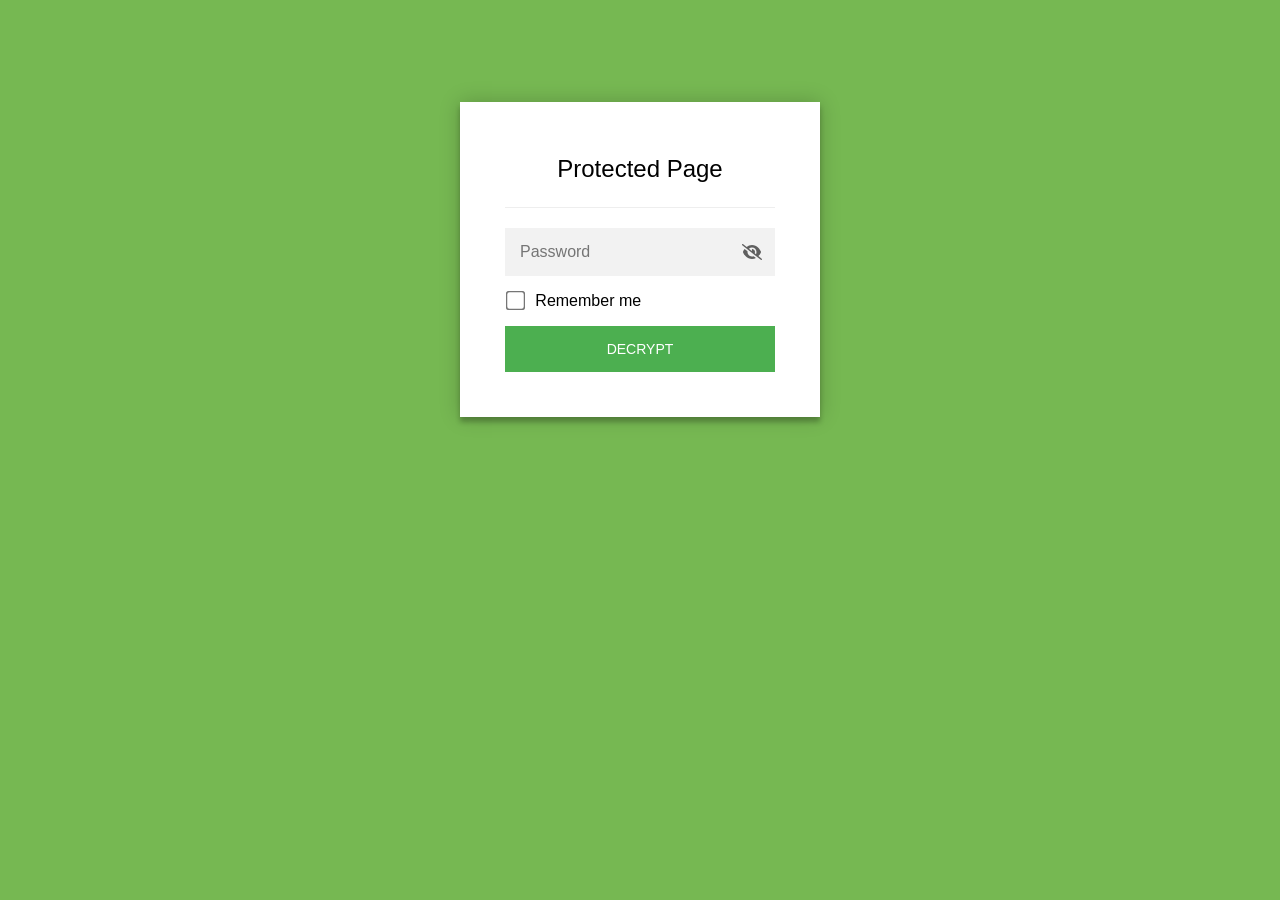
<file: index.html>
<!DOCTYPE html>
<html class="staticrypt-html">
    <head>
        <meta charset="utf-8" />
        <title>Protected Page</title>
        <meta name="viewport" content="width=device-width, initial-scale=1" />

        <!-- do not cache this page -->
        <meta http-equiv="cache-control" content="max-age=0" />
        <meta http-equiv="cache-control" content="no-cache" />
        <meta http-equiv="expires" content="0" />
        <meta http-equiv="expires" content="Tue, 01 Jan 1980 1:00:00 GMT" />
        <meta http-equiv="pragma" content="no-cache" />

        <style>
            .staticrypt-hr {
                margin-top: 20px;
                margin-bottom: 20px;
                border: 0;
                border-top: 1px solid #eee;
            }

            .staticrypt-page {
                width: 360px;
                padding: 8% 0 0;
                margin: auto;
                box-sizing: border-box;
            }

            .staticrypt-form {
                position: relative;
                z-index: 1;
                background: #ffffff;
                max-width: 360px;
                margin: 0 auto 100px;
                padding: 45px;
                text-align: center;
                box-shadow: 0 0 20px 0 rgba(0, 0, 0, 0.2), 0 5px 5px 0 rgba(0, 0, 0, 0.24);
            }

            .staticrypt-form input[type="password"],
            input[type="text"] {
                background: inherit;
                border: 0;
                box-sizing: border-box; /* This ensures padding is included in the total width */
                font-size: 14px;
                outline: 0;
                padding: 15px 30px 15px 15px; /* Adjust the padding to ensure there is space for the icon */
                width: 100%;
            }

            .staticrypt-password-container {
                position: relative;
                outline: 0;
                background: #f2f2f2;
                width: 100%;
                border: 0;
                margin: 0 0 15px;
                box-sizing: border-box;
            }

            .staticrypt-toggle-password-visibility {
                cursor: pointer;
                height: 20px;
                opacity: 60%;
                padding: 13px;
                position: absolute;
                right: 0;
                top: 50%;
                transform: translateY(-50%);
                width: 20px;
            }

            .staticrypt-form .staticrypt-decrypt-button {
                text-transform: uppercase;
                outline: 0;
                background: #4CAF50;
                width: 100%;
                border: 0;
                padding: 15px;
                color: #ffffff;
                font-size: 14px;
                cursor: pointer;
            }

            .staticrypt-form .staticrypt-decrypt-button:hover,
            .staticrypt-form .staticrypt-decrypt-button:active,
            .staticrypt-form .staticrypt-decrypt-button:focus {
                background: #4CAF50;
                filter: brightness(92%);
            }

            .staticrypt-html {
                height: 100%;
            }

            .staticrypt-body {
                height: 100%;
                margin: 0;
            }

            .staticrypt-content {
                height: 100%;
                margin-bottom: 1em;
                background: #76B852;
                font-family: "Arial", sans-serif;
                -webkit-font-smoothing: antialiased;
                -moz-osx-font-smoothing: grayscale;
            }

            .staticrypt-instructions {
                margin-top: -1em;
                margin-bottom: 1em;
            }

            .staticrypt-title {
                font-size: 1.5em;
            }

            label.staticrypt-remember {
                display: flex;
                align-items: center;
                margin-bottom: 1em;
            }

            .staticrypt-remember input[type="checkbox"] {
                transform: scale(1.5);
                margin-right: 1em;
            }

            .hidden {
                display: none !important;
            }

            .staticrypt-spinner-container {
                height: 100%;
                display: flex;
                align-items: center;
                justify-content: center;
            }

            .staticrypt-spinner {
                display: inline-block;
                width: 2rem;
                height: 2rem;
                vertical-align: text-bottom;
                border: 0.25em solid gray;
                border-right-color: transparent;
                border-radius: 50%;
                -webkit-animation: spinner-border 0.75s linear infinite;
                animation: spinner-border 0.75s linear infinite;
                animation-duration: 0.75s;
                animation-timing-function: linear;
                animation-delay: 0s;
                animation-iteration-count: infinite;
                animation-direction: normal;
                animation-fill-mode: none;
                animation-play-state: running;
                animation-name: spinner-border;
            }

            @keyframes spinner-border {
                100% {
                    transform: rotate(360deg);
                }
            }

            @media screen and (-webkit-min-device-pixel-ratio: 0) {
                .staticrypt-form input[type="password"],
                input[type="text"] {
                    font-size: 16px;
                }
            }
        </style>
    </head>

    <body class="staticrypt-body">
        <div id="staticrypt_loading" class="staticrypt-spinner-container">
            <div class="staticrypt-spinner"></div>
        </div>

        <div id="staticrypt_content" class="staticrypt-content hidden">
            <div class="staticrypt-page">
                <div class="staticrypt-form">
                    <div class="staticrypt-instructions">
                        <p class="staticrypt-title">Protected Page</p>
                        <p></p>
                    </div>

                    <hr class="staticrypt-hr" />

                    <form id="staticrypt-form" action="#" method="post">
                        <div class="staticrypt-password-container">
                            <input
                                id="staticrypt-password"
                                type="password"
                                name="password"
                                placeholder="Password"
                                autofocus
                            />

                            <img
                                class="staticrypt-toggle-password-visibility"
                                alt="Show password"
                                title="Show password"
                                src="[data-uri]"
                            />
                        </div>

                        <label id="staticrypt-remember-label" class="staticrypt-remember hidden">
                            <input id="staticrypt-remember" type="checkbox" name="remember" />
                            Remember me
                        </label>

                        <input type="submit" class="staticrypt-decrypt-button" value="DECRYPT" />
                    </form>
                </div>
            </div>
        </div>

        <script>
            // these variables will be filled when generating the file - the template format is 'variable_name'
            const staticryptInitiator = ((function(){
  const exports = {};
  const cryptoEngine = ((function(){
  const exports = {};
  const { subtle } = crypto;

const IV_BITS = 16 * 8;
const HEX_BITS = 4;
const ENCRYPTION_ALGO = "AES-CBC";

/**
 * Translates between utf8 encoded hexadecimal strings
 * and Uint8Array bytes.
 */
const HexEncoder = {
    /**
     * hex string -> bytes
     * @param {string} hexString
     * @returns {Uint8Array}
     */
    parse: function (hexString) {
        if (hexString.length % 2 !== 0) throw "Invalid hexString";
        const arrayBuffer = new Uint8Array(hexString.length / 2);

        for (let i = 0; i < hexString.length; i += 2) {
            const byteValue = parseInt(hexString.substring(i, i + 2), 16);
            if (isNaN(byteValue)) {
                throw "Invalid hexString";
            }
            arrayBuffer[i / 2] = byteValue;
        }
        return arrayBuffer;
    },

    /**
     * bytes -> hex string
     * @param {Uint8Array} bytes
     * @returns {string}
     */
    stringify: function (bytes) {
        const hexBytes = [];

        for (let i = 0; i < bytes.length; ++i) {
            let byteString = bytes[i].toString(16);
            if (byteString.length < 2) {
                byteString = "0" + byteString;
            }
            hexBytes.push(byteString);
        }
        return hexBytes.join("");
    },
};

/**
 * Translates between utf8 strings and Uint8Array bytes.
 */
const UTF8Encoder = {
    parse: function (str) {
        return new TextEncoder().encode(str);
    },

    stringify: function (bytes) {
        return new TextDecoder().decode(bytes);
    },
};

/**
 * Salt and encrypt a msg with a password.
 */
async function encrypt(msg, hashedPassword) {
    // Must be 16 bytes, unpredictable, and preferably cryptographically random. However, it need not be secret.
    // https://developer.mozilla.org/en-US/docs/Web/API/SubtleCrypto/encrypt#parameters
    const iv = crypto.getRandomValues(new Uint8Array(IV_BITS / 8));

    const key = await subtle.importKey("raw", HexEncoder.parse(hashedPassword), ENCRYPTION_ALGO, false, ["encrypt"]);

    const encrypted = await subtle.encrypt(
        {
            name: ENCRYPTION_ALGO,
            iv: iv,
        },
        key,
        UTF8Encoder.parse(msg)
    );

    // iv will be 32 hex characters, we prepend it to the ciphertext for use in decryption
    return HexEncoder.stringify(iv) + HexEncoder.stringify(new Uint8Array(encrypted));
}
exports.encrypt = encrypt;

/**
 * Decrypt a salted msg using a password.
 *
 * @param {string} encryptedMsg
 * @param {string} hashedPassword
 * @returns {Promise<string>}
 */
async function decrypt(encryptedMsg, hashedPassword) {
    const ivLength = IV_BITS / HEX_BITS;
    const iv = HexEncoder.parse(encryptedMsg.substring(0, ivLength));
    const encrypted = encryptedMsg.substring(ivLength);

    const key = await subtle.importKey("raw", HexEncoder.parse(hashedPassword), ENCRYPTION_ALGO, false, ["decrypt"]);

    const outBuffer = await subtle.decrypt(
        {
            name: ENCRYPTION_ALGO,
            iv: iv,
        },
        key,
        HexEncoder.parse(encrypted)
    );

    return UTF8Encoder.stringify(new Uint8Array(outBuffer));
}
exports.decrypt = decrypt;

/**
 * Salt and hash the password so it can be stored in localStorage without opening a password reuse vulnerability.
 *
 * @param {string} password
 * @param {string} salt
 * @returns {Promise<string>}
 */
async function hashPassword(password, salt) {
    // we hash the password in multiple steps, each adding more iterations. This is because we used to allow less
    // iterations, so for backward compatibility reasons, we need to support going from that to more iterations.
    let hashedPassword = await hashLegacyRound(password, salt);

    hashedPassword = await hashSecondRound(hashedPassword, salt);

    return hashThirdRound(hashedPassword, salt);
}
exports.hashPassword = hashPassword;

/**
 * This hashes the password with 1k iterations. This is a low number, we need this function to support backwards
 * compatibility.
 *
 * @param {string} password
 * @param {string} salt
 * @returns {Promise<string>}
 */
function hashLegacyRound(password, salt) {
    return pbkdf2(password, salt, 1000, "SHA-1");
}
exports.hashLegacyRound = hashLegacyRound;

/**
 * Add a second round of iterations. This is because we used to use 1k, so for backwards compatibility with
 * remember-me/autodecrypt links, we need to support going from that to more iterations.
 *
 * @param hashedPassword
 * @param salt
 * @returns {Promise<string>}
 */
function hashSecondRound(hashedPassword, salt) {
    return pbkdf2(hashedPassword, salt, 14000, "SHA-256");
}
exports.hashSecondRound = hashSecondRound;

/**
 * Add a third round of iterations to bring total number to 600k. This is because we used to use 1k, then 15k, so for
 * backwards compatibility with remember-me/autodecrypt links, we need to support going from that to more iterations.
 *
 * @param hashedPassword
 * @param salt
 * @returns {Promise<string>}
 */
function hashThirdRound(hashedPassword, salt) {
    return pbkdf2(hashedPassword, salt, 585000, "SHA-256");
}
exports.hashThirdRound = hashThirdRound;

/**
 * Salt and hash the password so it can be stored in localStorage without opening a password reuse vulnerability.
 *
 * @param {string} password
 * @param {string} salt
 * @param {int} iterations
 * @param {string} hashAlgorithm
 * @returns {Promise<string>}
 */
async function pbkdf2(password, salt, iterations, hashAlgorithm) {
    const key = await subtle.importKey("raw", UTF8Encoder.parse(password), "PBKDF2", false, ["deriveBits"]);

    const keyBytes = await subtle.deriveBits(
        {
            name: "PBKDF2",
            hash: hashAlgorithm,
            iterations,
            salt: UTF8Encoder.parse(salt),
        },
        key,
        256
    );

    return HexEncoder.stringify(new Uint8Array(keyBytes));
}

function generateRandomSalt() {
    const bytes = crypto.getRandomValues(new Uint8Array(128 / 8));

    return HexEncoder.stringify(new Uint8Array(bytes));
}
exports.generateRandomSalt = generateRandomSalt;

async function signMessage(hashedPassword, message) {
    const key = await subtle.importKey(
        "raw",
        HexEncoder.parse(hashedPassword),
        {
            name: "HMAC",
            hash: "SHA-256",
        },
        false,
        ["sign"]
    );
    const signature = await subtle.sign("HMAC", key, UTF8Encoder.parse(message));

    return HexEncoder.stringify(new Uint8Array(signature));
}
exports.signMessage = signMessage;

function getRandomAlphanum() {
    const possibleCharacters = "abcdefghijklmnopqrstuvwxyzABCDEFGHIJKLMNOPQRSTUVWXYZ0123456789";

    let byteArray;
    let parsedInt;

    // Keep generating new random bytes until we get a value that falls
    // within a range that can be evenly divided by possibleCharacters.length
    do {
        byteArray = crypto.getRandomValues(new Uint8Array(1));
        // extract the lowest byte to get an int from 0 to 255 (probably unnecessary, since we're only generating 1 byte)
        parsedInt = byteArray[0] & 0xff;
    } while (parsedInt >= 256 - (256 % possibleCharacters.length));

    // Take the modulo of the parsed integer to get a random number between 0 and totalLength - 1
    const randomIndex = parsedInt % possibleCharacters.length;

    return possibleCharacters[randomIndex];
}

/**
 * Generate a random string of a given length.
 *
 * @param {int} length
 * @returns {string}
 */
function generateRandomString(length) {
    let randomString = "";

    for (let i = 0; i < length; i++) {
        randomString += getRandomAlphanum();
    }

    return randomString;
}
exports.generateRandomString = generateRandomString;

  return exports;
})());
const codec = ((function(){
  const exports = {};
  /**
 * Initialize the codec with the provided cryptoEngine - this return functions to encode and decode messages.
 *
 * @param cryptoEngine - the engine to use for encryption / decryption
 */
function init(cryptoEngine) {
    const exports = {};

    /**
     * Top-level function for encoding a message.
     * Includes password hashing, encryption, and signing.
     *
     * @param {string} msg
     * @param {string} password
     * @param {string} salt
     *
     * @returns {string} The encoded text
     */
    async function encode(msg, password, salt) {
        const hashedPassword = await cryptoEngine.hashPassword(password, salt);

        const encrypted = await cryptoEngine.encrypt(msg, hashedPassword);

        // we use the hashed password in the HMAC because this is effectively what will be used a password (so we can store
        // it in localStorage safely, we don't use the clear text password)
        const hmac = await cryptoEngine.signMessage(hashedPassword, encrypted);

        return hmac + encrypted;
    }
    exports.encode = encode;

    /**
     * Encode using a password that has already been hashed. This is useful to encode multiple messages in a row, that way
     * we don't need to hash the password multiple times.
     *
     * @param {string} msg
     * @param {string} hashedPassword
     *
     * @returns {string} The encoded text
     */
    async function encodeWithHashedPassword(msg, hashedPassword) {
        const encrypted = await cryptoEngine.encrypt(msg, hashedPassword);

        // we use the hashed password in the HMAC because this is effectively what will be used a password (so we can store
        // it in localStorage safely, we don't use the clear text password)
        const hmac = await cryptoEngine.signMessage(hashedPassword, encrypted);

        return hmac + encrypted;
    }
    exports.encodeWithHashedPassword = encodeWithHashedPassword;

    /**
     * Top-level function for decoding a message.
     * Includes signature check and decryption.
     *
     * @param {string} signedMsg
     * @param {string} hashedPassword
     * @param {string} salt
     * @param {int} backwardCompatibleAttempt
     * @param {string} originalPassword
     *
     * @returns {Object} {success: true, decoded: string} | {success: false, message: string}
     */
    async function decode(signedMsg, hashedPassword, salt, backwardCompatibleAttempt = 0, originalPassword = "") {
        const encryptedHMAC = signedMsg.substring(0, 64);
        const encryptedMsg = signedMsg.substring(64);
        const decryptedHMAC = await cryptoEngine.signMessage(hashedPassword, encryptedMsg);

        if (decryptedHMAC !== encryptedHMAC) {
            // we have been raising the number of iterations in the hashing algorithm multiple times, so to support the old
            // remember-me/autodecrypt links we need to try bringing the old hashes up to speed.
            originalPassword = originalPassword || hashedPassword;
            if (backwardCompatibleAttempt === 0) {
                const updatedHashedPassword = await cryptoEngine.hashThirdRound(originalPassword, salt);

                return decode(signedMsg, updatedHashedPassword, salt, backwardCompatibleAttempt + 1, originalPassword);
            }
            if (backwardCompatibleAttempt === 1) {
                let updatedHashedPassword = await cryptoEngine.hashSecondRound(originalPassword, salt);
                updatedHashedPassword = await cryptoEngine.hashThirdRound(updatedHashedPassword, salt);

                return decode(signedMsg, updatedHashedPassword, salt, backwardCompatibleAttempt + 1, originalPassword);
            }

            return { success: false, message: "Signature mismatch" };
        }

        return {
            success: true,
            decoded: await cryptoEngine.decrypt(encryptedMsg, hashedPassword),
        };
    }
    exports.decode = decode;

    return exports;
}
exports.init = init;

  return exports;
})());
const decode = codec.init(cryptoEngine).decode;

/**
 * Initialize the staticrypt module, that exposes functions callbable by the password_template.
 *
 * @param {{
 *  staticryptEncryptedMsgUniqueVariableName: string,
 *  isRememberEnabled: boolean,
 *  rememberDurationInDays: number,
 *  staticryptSaltUniqueVariableName: string,
 * }} staticryptConfig - object of data that is stored on the password_template at encryption time.
 *
 * @param {{
 *  rememberExpirationKey: string,
 *  rememberPassphraseKey: string,
 *  replaceHtmlCallback: function,
 *  clearLocalStorageCallback: function,
 * }} templateConfig - object of data that can be configured by a custom password_template.
 */
function init(staticryptConfig, templateConfig) {
    const exports = {};

    /**
     * Decrypt our encrypted page, replace the whole HTML.
     *
     * @param {string} hashedPassword
     * @returns {Promise<boolean>}
     */
    async function decryptAndReplaceHtml(hashedPassword) {
        const { staticryptEncryptedMsgUniqueVariableName, staticryptSaltUniqueVariableName } = staticryptConfig;
        const { replaceHtmlCallback } = templateConfig;

        const result = await decode(
            staticryptEncryptedMsgUniqueVariableName,
            hashedPassword,
            staticryptSaltUniqueVariableName
        );
        if (!result.success) {
            return false;
        }
        const plainHTML = result.decoded;

        // if the user configured a callback call it, otherwise just replace the whole HTML
        if (typeof replaceHtmlCallback === "function") {
            replaceHtmlCallback(plainHTML);
        } else {
            document.write(plainHTML);
            document.close();
        }

        return true;
    }

    /**
     * Attempt to decrypt the page and replace the whole HTML.
     *
     * @param {string} password
     * @param {boolean} isRememberChecked
     *
     * @returns {Promise<{isSuccessful: boolean, hashedPassword?: string}>} - we return an object, so that if we want to
     *   expose more information in the future we can do it without breaking the password_template
     */
    async function handleDecryptionOfPage(password, isRememberChecked) {
        const { staticryptSaltUniqueVariableName } = staticryptConfig;

        // decrypt and replace the whole page
        const hashedPassword = await cryptoEngine.hashPassword(password, staticryptSaltUniqueVariableName);
        return handleDecryptionOfPageFromHash(hashedPassword, isRememberChecked);
    }
    exports.handleDecryptionOfPage = handleDecryptionOfPage;

    async function handleDecryptionOfPageFromHash(hashedPassword, isRememberChecked) {
        const { isRememberEnabled, rememberDurationInDays } = staticryptConfig;
        const { rememberExpirationKey, rememberPassphraseKey } = templateConfig;

        const isDecryptionSuccessful = await decryptAndReplaceHtml(hashedPassword);

        if (!isDecryptionSuccessful) {
            return {
                isSuccessful: false,
                hashedPassword,
            };
        }

        // remember the hashedPassword and set its expiration if necessary
        if (isRememberEnabled && isRememberChecked) {
            window.localStorage.setItem(rememberPassphraseKey, hashedPassword);

            // set the expiration if the duration isn't 0 (meaning no expiration)
            if (rememberDurationInDays > 0) {
                window.localStorage.setItem(
                    rememberExpirationKey,
                    (new Date().getTime() + rememberDurationInDays * 24 * 60 * 60 * 1000).toString()
                );
            }
        }

        return {
            isSuccessful: true,
            hashedPassword,
        };
    }
    exports.handleDecryptionOfPageFromHash = handleDecryptionOfPageFromHash;

    /**
     * Clear localstorage from staticrypt related values
     */
    function clearLocalStorage() {
        const { clearLocalStorageCallback, rememberExpirationKey, rememberPassphraseKey } = templateConfig;

        if (typeof clearLocalStorageCallback === "function") {
            clearLocalStorageCallback();
        } else {
            localStorage.removeItem(rememberPassphraseKey);
            localStorage.removeItem(rememberExpirationKey);
        }
    }

    async function handleDecryptOnLoad() {
        let isSuccessful = await decryptOnLoadFromUrl();

        if (!isSuccessful) {
            isSuccessful = await decryptOnLoadFromRememberMe();
        }

        return { isSuccessful };
    }
    exports.handleDecryptOnLoad = handleDecryptOnLoad;

    /**
     * Clear storage if we are logging out
     *
     * @returns {boolean} - whether we logged out
     */
    function logoutIfNeeded() {
        const logoutKey = "staticrypt_logout";

        // handle logout through query param
        const queryParams = new URLSearchParams(window.location.search);
        if (queryParams.has(logoutKey)) {
            clearLocalStorage();
            return true;
        }

        // handle logout through URL fragment
        const hash = window.location.hash.substring(1);
        if (hash.includes(logoutKey)) {
            clearLocalStorage();
            return true;
        }

        return false;
    }

    /**
     * To be called on load: check if we want to try to decrypt and replace the HTML with the decrypted content, and
     * try to do it if needed.
     *
     * @returns {Promise<boolean>} true if we derypted and replaced the whole page, false otherwise
     */
    async function decryptOnLoadFromRememberMe() {
        const { rememberDurationInDays } = staticryptConfig;
        const { rememberExpirationKey, rememberPassphraseKey } = templateConfig;

        // if we are login out, terminate
        if (logoutIfNeeded()) {
            return false;
        }

        // if there is expiration configured, check if we're not beyond the expiration
        if (rememberDurationInDays && rememberDurationInDays > 0) {
            const expiration = localStorage.getItem(rememberExpirationKey),
                isExpired = expiration && new Date().getTime() > parseInt(expiration);

            if (isExpired) {
                clearLocalStorage();
                return false;
            }
        }

        const hashedPassword = localStorage.getItem(rememberPassphraseKey);

        if (hashedPassword) {
            // try to decrypt
            const isDecryptionSuccessful = await decryptAndReplaceHtml(hashedPassword);

            // if the decryption is unsuccessful the password might be wrong - silently clear the saved data and let
            // the user fill the password form again
            if (!isDecryptionSuccessful) {
                clearLocalStorage();
                return false;
            }

            return true;
        }

        return false;
    }

    async function decryptOnLoadFromUrl() {
        const passwordKey = "staticrypt_pwd";
        const rememberMeKey = "remember_me";

        // try to get the password from the query param (for backward compatibility - we now want to avoid this method,
        // since it sends the hashed password to the server which isn't needed)
        const queryParams = new URLSearchParams(window.location.search);
        const hashedPasswordQuery = queryParams.get(passwordKey);
        const rememberMeQuery = queryParams.get(rememberMeKey);

        const urlFragment = window.location.hash.substring(1);
        // get the password from the url fragment
        const hashedPasswordRegexMatch = urlFragment.match(new RegExp(passwordKey + "=([^&]*)"));
        const hashedPasswordFragment = hashedPasswordRegexMatch ? hashedPasswordRegexMatch[1] : null;
        const rememberMeFragment = urlFragment.includes(rememberMeKey);

        const hashedPassword = hashedPasswordFragment || hashedPasswordQuery;
        const rememberMe = rememberMeFragment || rememberMeQuery;

        if (hashedPassword) {
            return handleDecryptionOfPageFromHash(hashedPassword, rememberMe);
        }

        return false;
    }

    return exports;
}
exports.init = init;

  return exports;
})());
            const templateError = "Bad password!",
                templateToggleAltShow = "Show password",
                templateToggleAltHide = "Hide password",
                isRememberEnabled = true,
                staticryptConfig = {"staticryptEncryptedMsgUniqueVariableName":"[base64]","isRememberEnabled":true,"rememberDurationInDays":0,"staticryptSaltUniqueVariableName":"e8abe494d6bdcaf8ab4a31cb706a1a28"};

            // you can edit these values to customize some of the behavior of StatiCrypt
            const templateConfig = {
                rememberExpirationKey: "staticrypt_expiration",
                rememberPassphraseKey: "staticrypt_passphrase",
                replaceHtmlCallback: null,
                clearLocalStorageCallback: null,
            };

            // init the staticrypt engine
            const staticrypt = staticryptInitiator.init(staticryptConfig, templateConfig);

            // try to automatically decrypt on load if there is a saved password
            window.onload = async function () {
                const { isSuccessful } = await staticrypt.handleDecryptOnLoad();

                // if we didn't decrypt anything on load, show the password prompt. Otherwise the content has already been
                // replaced, no need to do anything
                if (!isSuccessful) {
                    // hide loading screen
                    document.getElementById("staticrypt_loading").classList.add("hidden");
                    document.getElementById("staticrypt_content").classList.remove("hidden");
                    document.getElementById("staticrypt-password").focus();

                    // show the remember me checkbox
                    if (isRememberEnabled) {
                        document.getElementById("staticrypt-remember-label").classList.remove("hidden");
                    }
                }
            };

            // toggle password visibility
            const toggleIcon = document.querySelector(".staticrypt-toggle-password-visibility");
            // these two icons are coming from FontAwesome
            const imgSrcEyeClosed =
                "[data-uri]";
            const imgSrcEyeOpened =
                "[data-uri]";
            toggleIcon.addEventListener("click", function () {
                const passwordInput = document.getElementById("staticrypt-password");
                if (passwordInput.type === "password") {
                    passwordInput.type = "text";
                    toggleIcon.src = imgSrcEyeOpened;
                    toggleIcon.alt = templateToggleAltHide;
                    toggleIcon.title = templateToggleAltHide;
                } else {
                    passwordInput.type = "password";
                    toggleIcon.src = imgSrcEyeClosed;
                    toggleIcon.alt = templateToggleAltShow;
                    toggleIcon.title = templateToggleAltShow;
                }
            });

            // handle password form submission
            document.getElementById("staticrypt-form").addEventListener("submit", async function (e) {
                e.preventDefault();

                const password = document.getElementById("staticrypt-password").value,
                    isRememberChecked = document.getElementById("staticrypt-remember").checked;

                const { isSuccessful } = await staticrypt.handleDecryptionOfPage(password, isRememberChecked);

                if (!isSuccessful) {
                    alert(templateError);
                }
            });
        </script>
    </body>
</html>
</file>
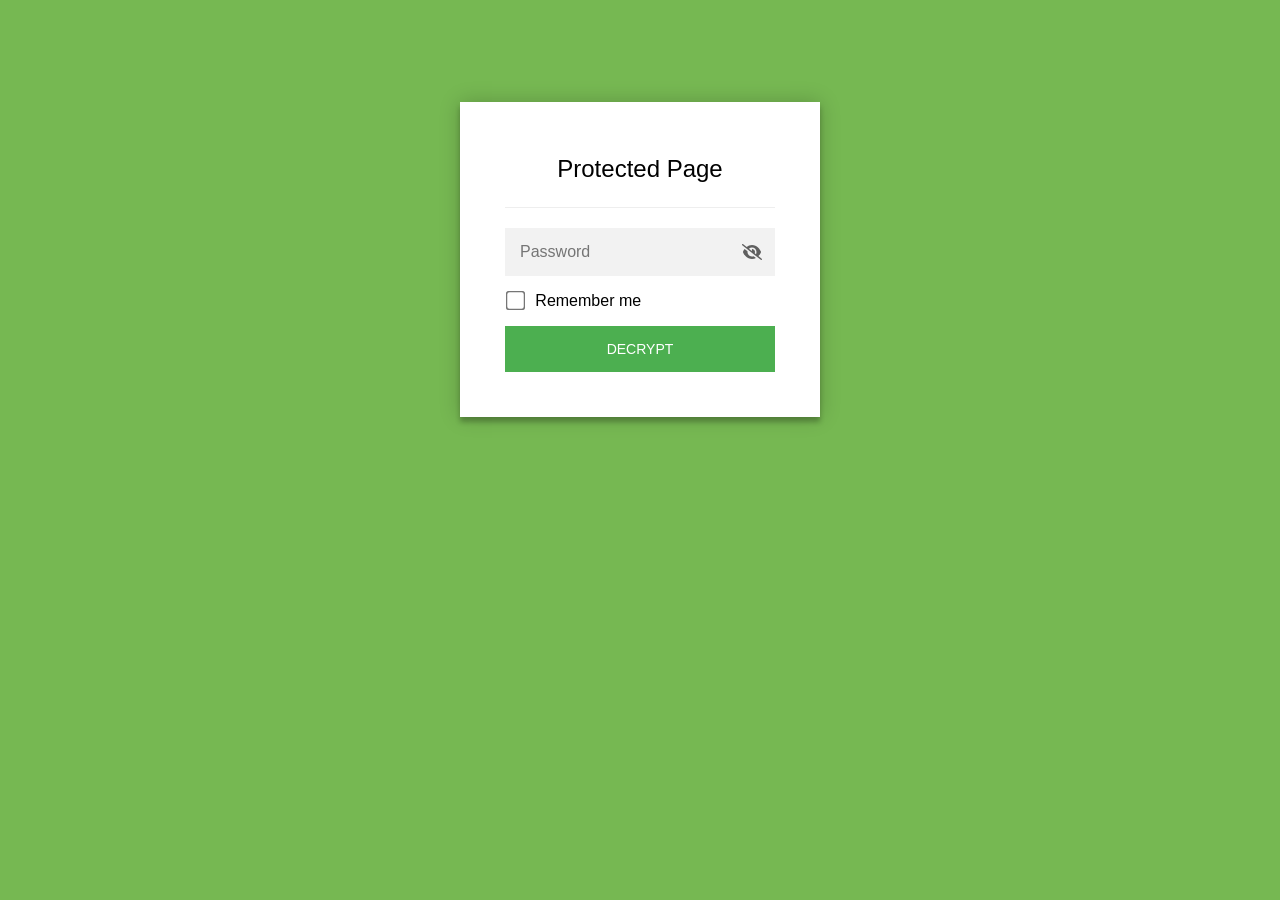
<file: Ghillie - Jute färben.html>
<!DOCTYPE html>
<html class="staticrypt-html">
    <head>
        <meta charset="utf-8" />
        <title>Protected Page</title>
        <meta name="viewport" content="width=device-width, initial-scale=1" />

        <!-- do not cache this page -->
        <meta http-equiv="cache-control" content="max-age=0" />
        <meta http-equiv="cache-control" content="no-cache" />
        <meta http-equiv="expires" content="0" />
        <meta http-equiv="expires" content="Tue, 01 Jan 1980 1:00:00 GMT" />
        <meta http-equiv="pragma" content="no-cache" />

        <style>
            .staticrypt-hr {
                margin-top: 20px;
                margin-bottom: 20px;
                border: 0;
                border-top: 1px solid #eee;
            }

            .staticrypt-page {
                width: 360px;
                padding: 8% 0 0;
                margin: auto;
                box-sizing: border-box;
            }

            .staticrypt-form {
                position: relative;
                z-index: 1;
                background: #ffffff;
                max-width: 360px;
                margin: 0 auto 100px;
                padding: 45px;
                text-align: center;
                box-shadow: 0 0 20px 0 rgba(0, 0, 0, 0.2), 0 5px 5px 0 rgba(0, 0, 0, 0.24);
            }

            .staticrypt-form input[type="password"],
            input[type="text"] {
                background: inherit;
                border: 0;
                box-sizing: border-box; /* This ensures padding is included in the total width */
                font-size: 14px;
                outline: 0;
                padding: 15px 30px 15px 15px; /* Adjust the padding to ensure there is space for the icon */
                width: 100%;
            }

            .staticrypt-password-container {
                position: relative;
                outline: 0;
                background: #f2f2f2;
                width: 100%;
                border: 0;
                margin: 0 0 15px;
                box-sizing: border-box;
            }

            .staticrypt-toggle-password-visibility {
                cursor: pointer;
                height: 20px;
                opacity: 60%;
                padding: 13px;
                position: absolute;
                right: 0;
                top: 50%;
                transform: translateY(-50%);
                width: 20px;
            }

            .staticrypt-form .staticrypt-decrypt-button {
                text-transform: uppercase;
                outline: 0;
                background: #4CAF50;
                width: 100%;
                border: 0;
                padding: 15px;
                color: #ffffff;
                font-size: 14px;
                cursor: pointer;
            }

            .staticrypt-form .staticrypt-decrypt-button:hover,
            .staticrypt-form .staticrypt-decrypt-button:active,
            .staticrypt-form .staticrypt-decrypt-button:focus {
                background: #4CAF50;
                filter: brightness(92%);
            }

            .staticrypt-html {
                height: 100%;
            }

            .staticrypt-body {
                height: 100%;
                margin: 0;
            }

            .staticrypt-content {
                height: 100%;
                margin-bottom: 1em;
                background: #76B852;
                font-family: "Arial", sans-serif;
                -webkit-font-smoothing: antialiased;
                -moz-osx-font-smoothing: grayscale;
            }

            .staticrypt-instructions {
                margin-top: -1em;
                margin-bottom: 1em;
            }

            .staticrypt-title {
                font-size: 1.5em;
            }

            label.staticrypt-remember {
                display: flex;
                align-items: center;
                margin-bottom: 1em;
            }

            .staticrypt-remember input[type="checkbox"] {
                transform: scale(1.5);
                margin-right: 1em;
            }

            .hidden {
                display: none !important;
            }

            .staticrypt-spinner-container {
                height: 100%;
                display: flex;
                align-items: center;
                justify-content: center;
            }

            .staticrypt-spinner {
                display: inline-block;
                width: 2rem;
                height: 2rem;
                vertical-align: text-bottom;
                border: 0.25em solid gray;
                border-right-color: transparent;
                border-radius: 50%;
                -webkit-animation: spinner-border 0.75s linear infinite;
                animation: spinner-border 0.75s linear infinite;
                animation-duration: 0.75s;
                animation-timing-function: linear;
                animation-delay: 0s;
                animation-iteration-count: infinite;
                animation-direction: normal;
                animation-fill-mode: none;
                animation-play-state: running;
                animation-name: spinner-border;
            }

            @keyframes spinner-border {
                100% {
                    transform: rotate(360deg);
                }
            }

            @media screen and (-webkit-min-device-pixel-ratio: 0) {
                .staticrypt-form input[type="password"],
                input[type="text"] {
                    font-size: 16px;
                }
            }
        </style>
    </head>

    <body class="staticrypt-body">
        <div id="staticrypt_loading" class="staticrypt-spinner-container">
            <div class="staticrypt-spinner"></div>
        </div>

        <div id="staticrypt_content" class="staticrypt-content hidden">
            <div class="staticrypt-page">
                <div class="staticrypt-form">
                    <div class="staticrypt-instructions">
                        <p class="staticrypt-title">Protected Page</p>
                        <p></p>
                    </div>

                    <hr class="staticrypt-hr" />

                    <form id="staticrypt-form" action="#" method="post">
                        <div class="staticrypt-password-container">
                            <input
                                id="staticrypt-password"
                                type="password"
                                name="password"
                                placeholder="Password"
                                autofocus
                            />

                            <img
                                class="staticrypt-toggle-password-visibility"
                                alt="Show password"
                                title="Show password"
                                src="[data-uri]"
                            />
                        </div>

                        <label id="staticrypt-remember-label" class="staticrypt-remember hidden">
                            <input id="staticrypt-remember" type="checkbox" name="remember" />
                            Remember me
                        </label>

                        <input type="submit" class="staticrypt-decrypt-button" value="DECRYPT" />
                    </form>
                </div>
            </div>
        </div>

        <script>
            // these variables will be filled when generating the file - the template format is 'variable_name'
            const staticryptInitiator = ((function(){
  const exports = {};
  const cryptoEngine = ((function(){
  const exports = {};
  const { subtle } = crypto;

const IV_BITS = 16 * 8;
const HEX_BITS = 4;
const ENCRYPTION_ALGO = "AES-CBC";

/**
 * Translates between utf8 encoded hexadecimal strings
 * and Uint8Array bytes.
 */
const HexEncoder = {
    /**
     * hex string -> bytes
     * @param {string} hexString
     * @returns {Uint8Array}
     */
    parse: function (hexString) {
        if (hexString.length % 2 !== 0) throw "Invalid hexString";
        const arrayBuffer = new Uint8Array(hexString.length / 2);

        for (let i = 0; i < hexString.length; i += 2) {
            const byteValue = parseInt(hexString.substring(i, i + 2), 16);
            if (isNaN(byteValue)) {
                throw "Invalid hexString";
            }
            arrayBuffer[i / 2] = byteValue;
        }
        return arrayBuffer;
    },

    /**
     * bytes -> hex string
     * @param {Uint8Array} bytes
     * @returns {string}
     */
    stringify: function (bytes) {
        const hexBytes = [];

        for (let i = 0; i < bytes.length; ++i) {
            let byteString = bytes[i].toString(16);
            if (byteString.length < 2) {
                byteString = "0" + byteString;
            }
            hexBytes.push(byteString);
        }
        return hexBytes.join("");
    },
};

/**
 * Translates between utf8 strings and Uint8Array bytes.
 */
const UTF8Encoder = {
    parse: function (str) {
        return new TextEncoder().encode(str);
    },

    stringify: function (bytes) {
        return new TextDecoder().decode(bytes);
    },
};

/**
 * Salt and encrypt a msg with a password.
 */
async function encrypt(msg, hashedPassword) {
    // Must be 16 bytes, unpredictable, and preferably cryptographically random. However, it need not be secret.
    // https://developer.mozilla.org/en-US/docs/Web/API/SubtleCrypto/encrypt#parameters
    const iv = crypto.getRandomValues(new Uint8Array(IV_BITS / 8));

    const key = await subtle.importKey("raw", HexEncoder.parse(hashedPassword), ENCRYPTION_ALGO, false, ["encrypt"]);

    const encrypted = await subtle.encrypt(
        {
            name: ENCRYPTION_ALGO,
            iv: iv,
        },
        key,
        UTF8Encoder.parse(msg)
    );

    // iv will be 32 hex characters, we prepend it to the ciphertext for use in decryption
    return HexEncoder.stringify(iv) + HexEncoder.stringify(new Uint8Array(encrypted));
}
exports.encrypt = encrypt;

/**
 * Decrypt a salted msg using a password.
 *
 * @param {string} encryptedMsg
 * @param {string} hashedPassword
 * @returns {Promise<string>}
 */
async function decrypt(encryptedMsg, hashedPassword) {
    const ivLength = IV_BITS / HEX_BITS;
    const iv = HexEncoder.parse(encryptedMsg.substring(0, ivLength));
    const encrypted = encryptedMsg.substring(ivLength);

    const key = await subtle.importKey("raw", HexEncoder.parse(hashedPassword), ENCRYPTION_ALGO, false, ["decrypt"]);

    const outBuffer = await subtle.decrypt(
        {
            name: ENCRYPTION_ALGO,
            iv: iv,
        },
        key,
        HexEncoder.parse(encrypted)
    );

    return UTF8Encoder.stringify(new Uint8Array(outBuffer));
}
exports.decrypt = decrypt;

/**
 * Salt and hash the password so it can be stored in localStorage without opening a password reuse vulnerability.
 *
 * @param {string} password
 * @param {string} salt
 * @returns {Promise<string>}
 */
async function hashPassword(password, salt) {
    // we hash the password in multiple steps, each adding more iterations. This is because we used to allow less
    // iterations, so for backward compatibility reasons, we need to support going from that to more iterations.
    let hashedPassword = await hashLegacyRound(password, salt);

    hashedPassword = await hashSecondRound(hashedPassword, salt);

    return hashThirdRound(hashedPassword, salt);
}
exports.hashPassword = hashPassword;

/**
 * This hashes the password with 1k iterations. This is a low number, we need this function to support backwards
 * compatibility.
 *
 * @param {string} password
 * @param {string} salt
 * @returns {Promise<string>}
 */
function hashLegacyRound(password, salt) {
    return pbkdf2(password, salt, 1000, "SHA-1");
}
exports.hashLegacyRound = hashLegacyRound;

/**
 * Add a second round of iterations. This is because we used to use 1k, so for backwards compatibility with
 * remember-me/autodecrypt links, we need to support going from that to more iterations.
 *
 * @param hashedPassword
 * @param salt
 * @returns {Promise<string>}
 */
function hashSecondRound(hashedPassword, salt) {
    return pbkdf2(hashedPassword, salt, 14000, "SHA-256");
}
exports.hashSecondRound = hashSecondRound;

/**
 * Add a third round of iterations to bring total number to 600k. This is because we used to use 1k, then 15k, so for
 * backwards compatibility with remember-me/autodecrypt links, we need to support going from that to more iterations.
 *
 * @param hashedPassword
 * @param salt
 * @returns {Promise<string>}
 */
function hashThirdRound(hashedPassword, salt) {
    return pbkdf2(hashedPassword, salt, 585000, "SHA-256");
}
exports.hashThirdRound = hashThirdRound;

/**
 * Salt and hash the password so it can be stored in localStorage without opening a password reuse vulnerability.
 *
 * @param {string} password
 * @param {string} salt
 * @param {int} iterations
 * @param {string} hashAlgorithm
 * @returns {Promise<string>}
 */
async function pbkdf2(password, salt, iterations, hashAlgorithm) {
    const key = await subtle.importKey("raw", UTF8Encoder.parse(password), "PBKDF2", false, ["deriveBits"]);

    const keyBytes = await subtle.deriveBits(
        {
            name: "PBKDF2",
            hash: hashAlgorithm,
            iterations,
            salt: UTF8Encoder.parse(salt),
        },
        key,
        256
    );

    return HexEncoder.stringify(new Uint8Array(keyBytes));
}

function generateRandomSalt() {
    const bytes = crypto.getRandomValues(new Uint8Array(128 / 8));

    return HexEncoder.stringify(new Uint8Array(bytes));
}
exports.generateRandomSalt = generateRandomSalt;

async function signMessage(hashedPassword, message) {
    const key = await subtle.importKey(
        "raw",
        HexEncoder.parse(hashedPassword),
        {
            name: "HMAC",
            hash: "SHA-256",
        },
        false,
        ["sign"]
    );
    const signature = await subtle.sign("HMAC", key, UTF8Encoder.parse(message));

    return HexEncoder.stringify(new Uint8Array(signature));
}
exports.signMessage = signMessage;

function getRandomAlphanum() {
    const possibleCharacters = "abcdefghijklmnopqrstuvwxyzABCDEFGHIJKLMNOPQRSTUVWXYZ0123456789";

    let byteArray;
    let parsedInt;

    // Keep generating new random bytes until we get a value that falls
    // within a range that can be evenly divided by possibleCharacters.length
    do {
        byteArray = crypto.getRandomValues(new Uint8Array(1));
        // extract the lowest byte to get an int from 0 to 255 (probably unnecessary, since we're only generating 1 byte)
        parsedInt = byteArray[0] & 0xff;
    } while (parsedInt >= 256 - (256 % possibleCharacters.length));

    // Take the modulo of the parsed integer to get a random number between 0 and totalLength - 1
    const randomIndex = parsedInt % possibleCharacters.length;

    return possibleCharacters[randomIndex];
}

/**
 * Generate a random string of a given length.
 *
 * @param {int} length
 * @returns {string}
 */
function generateRandomString(length) {
    let randomString = "";

    for (let i = 0; i < length; i++) {
        randomString += getRandomAlphanum();
    }

    return randomString;
}
exports.generateRandomString = generateRandomString;

  return exports;
})());
const codec = ((function(){
  const exports = {};
  /**
 * Initialize the codec with the provided cryptoEngine - this return functions to encode and decode messages.
 *
 * @param cryptoEngine - the engine to use for encryption / decryption
 */
function init(cryptoEngine) {
    const exports = {};

    /**
     * Top-level function for encoding a message.
     * Includes password hashing, encryption, and signing.
     *
     * @param {string} msg
     * @param {string} password
     * @param {string} salt
     *
     * @returns {string} The encoded text
     */
    async function encode(msg, password, salt) {
        const hashedPassword = await cryptoEngine.hashPassword(password, salt);

        const encrypted = await cryptoEngine.encrypt(msg, hashedPassword);

        // we use the hashed password in the HMAC because this is effectively what will be used a password (so we can store
        // it in localStorage safely, we don't use the clear text password)
        const hmac = await cryptoEngine.signMessage(hashedPassword, encrypted);

        return hmac + encrypted;
    }
    exports.encode = encode;

    /**
     * Encode using a password that has already been hashed. This is useful to encode multiple messages in a row, that way
     * we don't need to hash the password multiple times.
     *
     * @param {string} msg
     * @param {string} hashedPassword
     *
     * @returns {string} The encoded text
     */
    async function encodeWithHashedPassword(msg, hashedPassword) {
        const encrypted = await cryptoEngine.encrypt(msg, hashedPassword);

        // we use the hashed password in the HMAC because this is effectively what will be used a password (so we can store
        // it in localStorage safely, we don't use the clear text password)
        const hmac = await cryptoEngine.signMessage(hashedPassword, encrypted);

        return hmac + encrypted;
    }
    exports.encodeWithHashedPassword = encodeWithHashedPassword;

    /**
     * Top-level function for decoding a message.
     * Includes signature check and decryption.
     *
     * @param {string} signedMsg
     * @param {string} hashedPassword
     * @param {string} salt
     * @param {int} backwardCompatibleAttempt
     * @param {string} originalPassword
     *
     * @returns {Object} {success: true, decoded: string} | {success: false, message: string}
     */
    async function decode(signedMsg, hashedPassword, salt, backwardCompatibleAttempt = 0, originalPassword = "") {
        const encryptedHMAC = signedMsg.substring(0, 64);
        const encryptedMsg = signedMsg.substring(64);
        const decryptedHMAC = await cryptoEngine.signMessage(hashedPassword, encryptedMsg);

        if (decryptedHMAC !== encryptedHMAC) {
            // we have been raising the number of iterations in the hashing algorithm multiple times, so to support the old
            // remember-me/autodecrypt links we need to try bringing the old hashes up to speed.
            originalPassword = originalPassword || hashedPassword;
            if (backwardCompatibleAttempt === 0) {
                const updatedHashedPassword = await cryptoEngine.hashThirdRound(originalPassword, salt);

                return decode(signedMsg, updatedHashedPassword, salt, backwardCompatibleAttempt + 1, originalPassword);
            }
            if (backwardCompatibleAttempt === 1) {
                let updatedHashedPassword = await cryptoEngine.hashSecondRound(originalPassword, salt);
                updatedHashedPassword = await cryptoEngine.hashThirdRound(updatedHashedPassword, salt);

                return decode(signedMsg, updatedHashedPassword, salt, backwardCompatibleAttempt + 1, originalPassword);
            }

            return { success: false, message: "Signature mismatch" };
        }

        return {
            success: true,
            decoded: await cryptoEngine.decrypt(encryptedMsg, hashedPassword),
        };
    }
    exports.decode = decode;

    return exports;
}
exports.init = init;

  return exports;
})());
const decode = codec.init(cryptoEngine).decode;

/**
 * Initialize the staticrypt module, that exposes functions callbable by the password_template.
 *
 * @param {{
 *  staticryptEncryptedMsgUniqueVariableName: string,
 *  isRememberEnabled: boolean,
 *  rememberDurationInDays: number,
 *  staticryptSaltUniqueVariableName: string,
 * }} staticryptConfig - object of data that is stored on the password_template at encryption time.
 *
 * @param {{
 *  rememberExpirationKey: string,
 *  rememberPassphraseKey: string,
 *  replaceHtmlCallback: function,
 *  clearLocalStorageCallback: function,
 * }} templateConfig - object of data that can be configured by a custom password_template.
 */
function init(staticryptConfig, templateConfig) {
    const exports = {};

    /**
     * Decrypt our encrypted page, replace the whole HTML.
     *
     * @param {string} hashedPassword
     * @returns {Promise<boolean>}
     */
    async function decryptAndReplaceHtml(hashedPassword) {
        const { staticryptEncryptedMsgUniqueVariableName, staticryptSaltUniqueVariableName } = staticryptConfig;
        const { replaceHtmlCallback } = templateConfig;

        const result = await decode(
            staticryptEncryptedMsgUniqueVariableName,
            hashedPassword,
            staticryptSaltUniqueVariableName
        );
        if (!result.success) {
            return false;
        }
        const plainHTML = result.decoded;

        // if the user configured a callback call it, otherwise just replace the whole HTML
        if (typeof replaceHtmlCallback === "function") {
            replaceHtmlCallback(plainHTML);
        } else {
            document.write(plainHTML);
            document.close();
        }

        return true;
    }

    /**
     * Attempt to decrypt the page and replace the whole HTML.
     *
     * @param {string} password
     * @param {boolean} isRememberChecked
     *
     * @returns {Promise<{isSuccessful: boolean, hashedPassword?: string}>} - we return an object, so that if we want to
     *   expose more information in the future we can do it without breaking the password_template
     */
    async function handleDecryptionOfPage(password, isRememberChecked) {
        const { staticryptSaltUniqueVariableName } = staticryptConfig;

        // decrypt and replace the whole page
        const hashedPassword = await cryptoEngine.hashPassword(password, staticryptSaltUniqueVariableName);
        return handleDecryptionOfPageFromHash(hashedPassword, isRememberChecked);
    }
    exports.handleDecryptionOfPage = handleDecryptionOfPage;

    async function handleDecryptionOfPageFromHash(hashedPassword, isRememberChecked) {
        const { isRememberEnabled, rememberDurationInDays } = staticryptConfig;
        const { rememberExpirationKey, rememberPassphraseKey } = templateConfig;

        const isDecryptionSuccessful = await decryptAndReplaceHtml(hashedPassword);

        if (!isDecryptionSuccessful) {
            return {
                isSuccessful: false,
                hashedPassword,
            };
        }

        // remember the hashedPassword and set its expiration if necessary
        if (isRememberEnabled && isRememberChecked) {
            window.localStorage.setItem(rememberPassphraseKey, hashedPassword);

            // set the expiration if the duration isn't 0 (meaning no expiration)
            if (rememberDurationInDays > 0) {
                window.localStorage.setItem(
                    rememberExpirationKey,
                    (new Date().getTime() + rememberDurationInDays * 24 * 60 * 60 * 1000).toString()
                );
            }
        }

        return {
            isSuccessful: true,
            hashedPassword,
        };
    }
    exports.handleDecryptionOfPageFromHash = handleDecryptionOfPageFromHash;

    /**
     * Clear localstorage from staticrypt related values
     */
    function clearLocalStorage() {
        const { clearLocalStorageCallback, rememberExpirationKey, rememberPassphraseKey } = templateConfig;

        if (typeof clearLocalStorageCallback === "function") {
            clearLocalStorageCallback();
        } else {
            localStorage.removeItem(rememberPassphraseKey);
            localStorage.removeItem(rememberExpirationKey);
        }
    }

    async function handleDecryptOnLoad() {
        let isSuccessful = await decryptOnLoadFromUrl();

        if (!isSuccessful) {
            isSuccessful = await decryptOnLoadFromRememberMe();
        }

        return { isSuccessful };
    }
    exports.handleDecryptOnLoad = handleDecryptOnLoad;

    /**
     * Clear storage if we are logging out
     *
     * @returns {boolean} - whether we logged out
     */
    function logoutIfNeeded() {
        const logoutKey = "staticrypt_logout";

        // handle logout through query param
        const queryParams = new URLSearchParams(window.location.search);
        if (queryParams.has(logoutKey)) {
            clearLocalStorage();
            return true;
        }

        // handle logout through URL fragment
        const hash = window.location.hash.substring(1);
        if (hash.includes(logoutKey)) {
            clearLocalStorage();
            return true;
        }

        return false;
    }

    /**
     * To be called on load: check if we want to try to decrypt and replace the HTML with the decrypted content, and
     * try to do it if needed.
     *
     * @returns {Promise<boolean>} true if we derypted and replaced the whole page, false otherwise
     */
    async function decryptOnLoadFromRememberMe() {
        const { rememberDurationInDays } = staticryptConfig;
        const { rememberExpirationKey, rememberPassphraseKey } = templateConfig;

        // if we are login out, terminate
        if (logoutIfNeeded()) {
            return false;
        }

        // if there is expiration configured, check if we're not beyond the expiration
        if (rememberDurationInDays && rememberDurationInDays > 0) {
            const expiration = localStorage.getItem(rememberExpirationKey),
                isExpired = expiration && new Date().getTime() > parseInt(expiration);

            if (isExpired) {
                clearLocalStorage();
                return false;
            }
        }

        const hashedPassword = localStorage.getItem(rememberPassphraseKey);

        if (hashedPassword) {
            // try to decrypt
            const isDecryptionSuccessful = await decryptAndReplaceHtml(hashedPassword);

            // if the decryption is unsuccessful the password might be wrong - silently clear the saved data and let
            // the user fill the password form again
            if (!isDecryptionSuccessful) {
                clearLocalStorage();
                return false;
            }

            return true;
        }

        return false;
    }

    async function decryptOnLoadFromUrl() {
        const passwordKey = "staticrypt_pwd";
        const rememberMeKey = "remember_me";

        // try to get the password from the query param (for backward compatibility - we now want to avoid this method,
        // since it sends the hashed password to the server which isn't needed)
        const queryParams = new URLSearchParams(window.location.search);
        const hashedPasswordQuery = queryParams.get(passwordKey);
        const rememberMeQuery = queryParams.get(rememberMeKey);

        const urlFragment = window.location.hash.substring(1);
        // get the password from the url fragment
        const hashedPasswordRegexMatch = urlFragment.match(new RegExp(passwordKey + "=([^&]*)"));
        const hashedPasswordFragment = hashedPasswordRegexMatch ? hashedPasswordRegexMatch[1] : null;
        const rememberMeFragment = urlFragment.includes(rememberMeKey);

        const hashedPassword = hashedPasswordFragment || hashedPasswordQuery;
        const rememberMe = rememberMeFragment || rememberMeQuery;

        if (hashedPassword) {
            return handleDecryptionOfPageFromHash(hashedPassword, rememberMe);
        }

        return false;
    }

    return exports;
}
exports.init = init;

  return exports;
})());
            const templateError = "Bad password!",
                templateToggleAltShow = "Show password",
                templateToggleAltHide = "Hide password",
                isRememberEnabled = true,
                staticryptConfig = {"staticryptEncryptedMsgUniqueVariableName":"[base64]","isRememberEnabled":true,"rememberDurationInDays":0,"staticryptSaltUniqueVariableName":"e8abe494d6bdcaf8ab4a31cb706a1a28"};

            // you can edit these values to customize some of the behavior of StatiCrypt
            const templateConfig = {
                rememberExpirationKey: "staticrypt_expiration",
                rememberPassphraseKey: "staticrypt_passphrase",
                replaceHtmlCallback: null,
                clearLocalStorageCallback: null,
            };

            // init the staticrypt engine
            const staticrypt = staticryptInitiator.init(staticryptConfig, templateConfig);

            // try to automatically decrypt on load if there is a saved password
            window.onload = async function () {
                const { isSuccessful } = await staticrypt.handleDecryptOnLoad();

                // if we didn't decrypt anything on load, show the password prompt. Otherwise the content has already been
                // replaced, no need to do anything
                if (!isSuccessful) {
                    // hide loading screen
                    document.getElementById("staticrypt_loading").classList.add("hidden");
                    document.getElementById("staticrypt_content").classList.remove("hidden");
                    document.getElementById("staticrypt-password").focus();

                    // show the remember me checkbox
                    if (isRememberEnabled) {
                        document.getElementById("staticrypt-remember-label").classList.remove("hidden");
                    }
                }
            };

            // toggle password visibility
            const toggleIcon = document.querySelector(".staticrypt-toggle-password-visibility");
            // these two icons are coming from FontAwesome
            const imgSrcEyeClosed =
                "[data-uri]";
            const imgSrcEyeOpened =
                "[data-uri]";
            toggleIcon.addEventListener("click", function () {
                const passwordInput = document.getElementById("staticrypt-password");
                if (passwordInput.type === "password") {
                    passwordInput.type = "text";
                    toggleIcon.src = imgSrcEyeOpened;
                    toggleIcon.alt = templateToggleAltHide;
                    toggleIcon.title = templateToggleAltHide;
                } else {
                    passwordInput.type = "password";
                    toggleIcon.src = imgSrcEyeClosed;
                    toggleIcon.alt = templateToggleAltShow;
                    toggleIcon.title = templateToggleAltShow;
                }
            });

            // handle password form submission
            document.getElementById("staticrypt-form").addEventListener("submit", async function (e) {
                e.preventDefault();

                const password = document.getElementById("staticrypt-password").value,
                    isRememberChecked = document.getElementById("staticrypt-remember").checked;

                const { isSuccessful } = await staticrypt.handleDecryptionOfPage(password, isRememberChecked);

                if (!isSuccessful) {
                    alert(templateError);
                }
            });
        </script>
    </body>
</html>
</file>
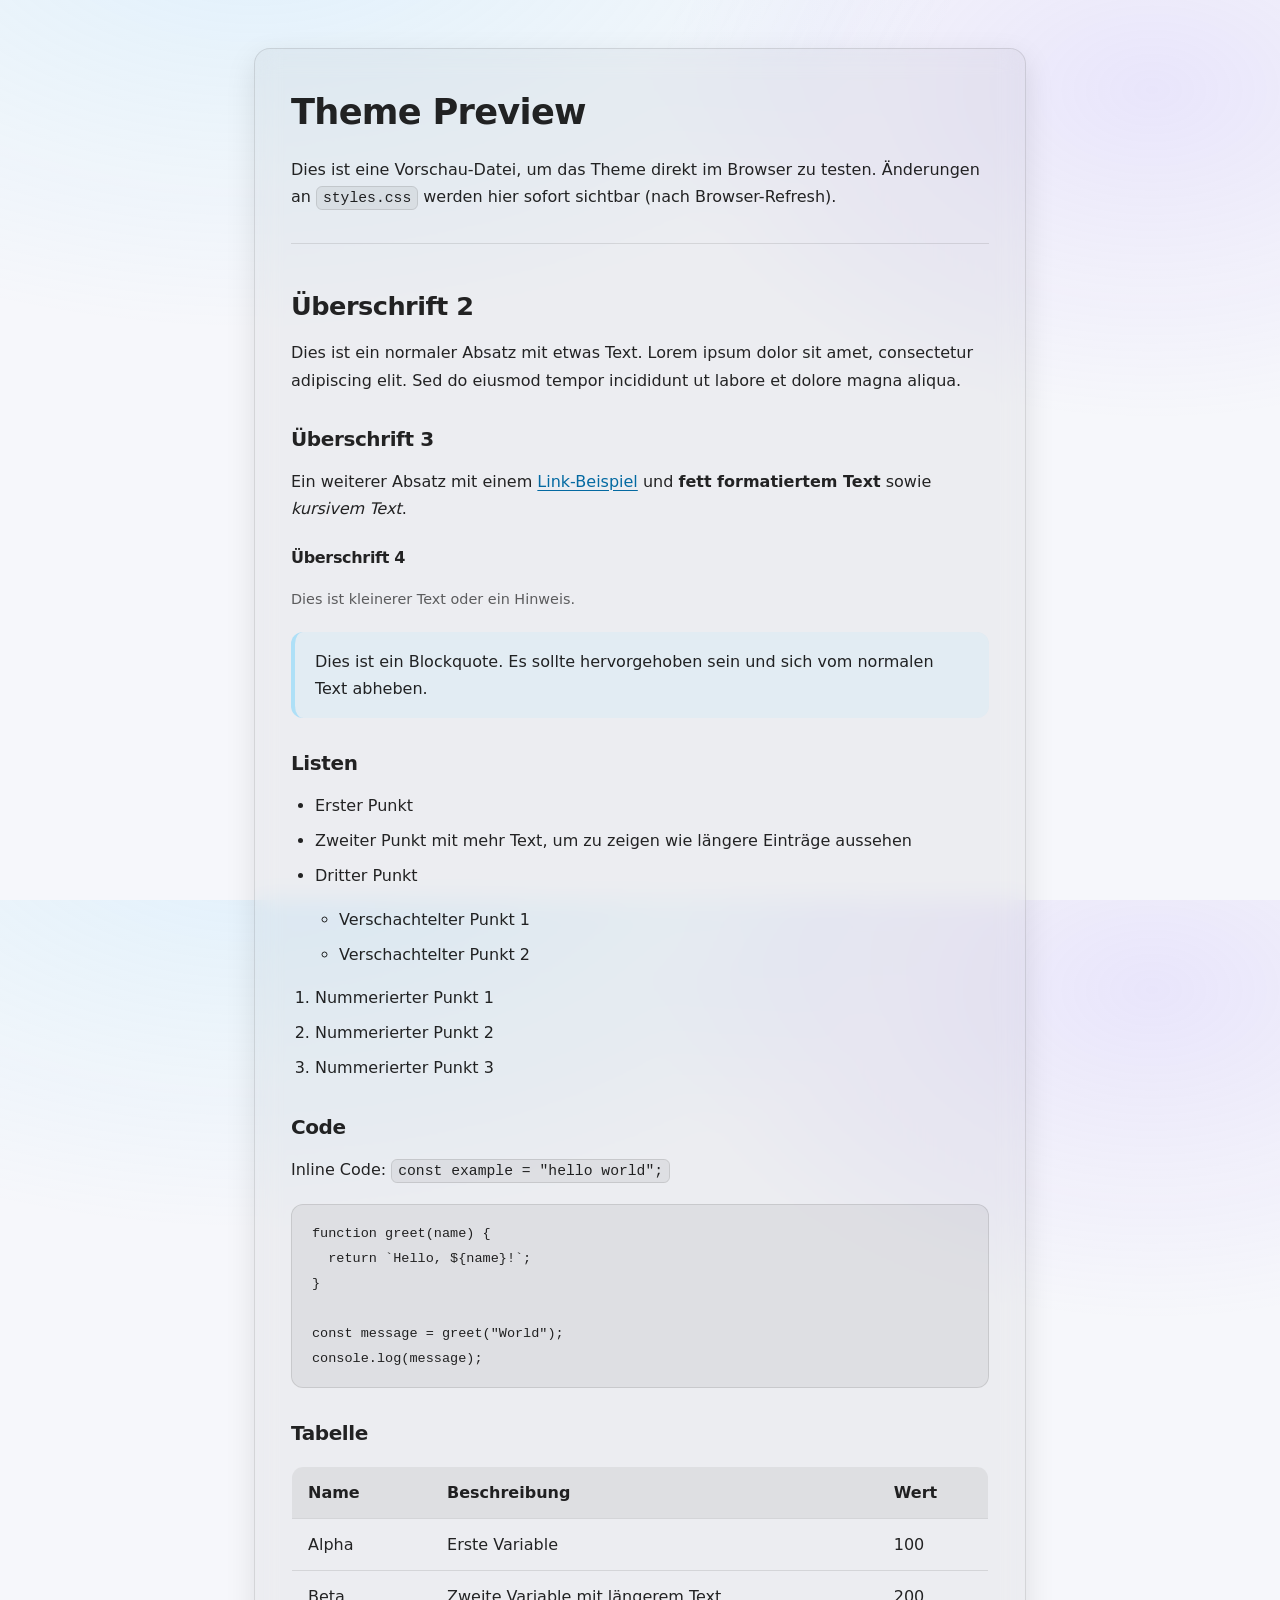
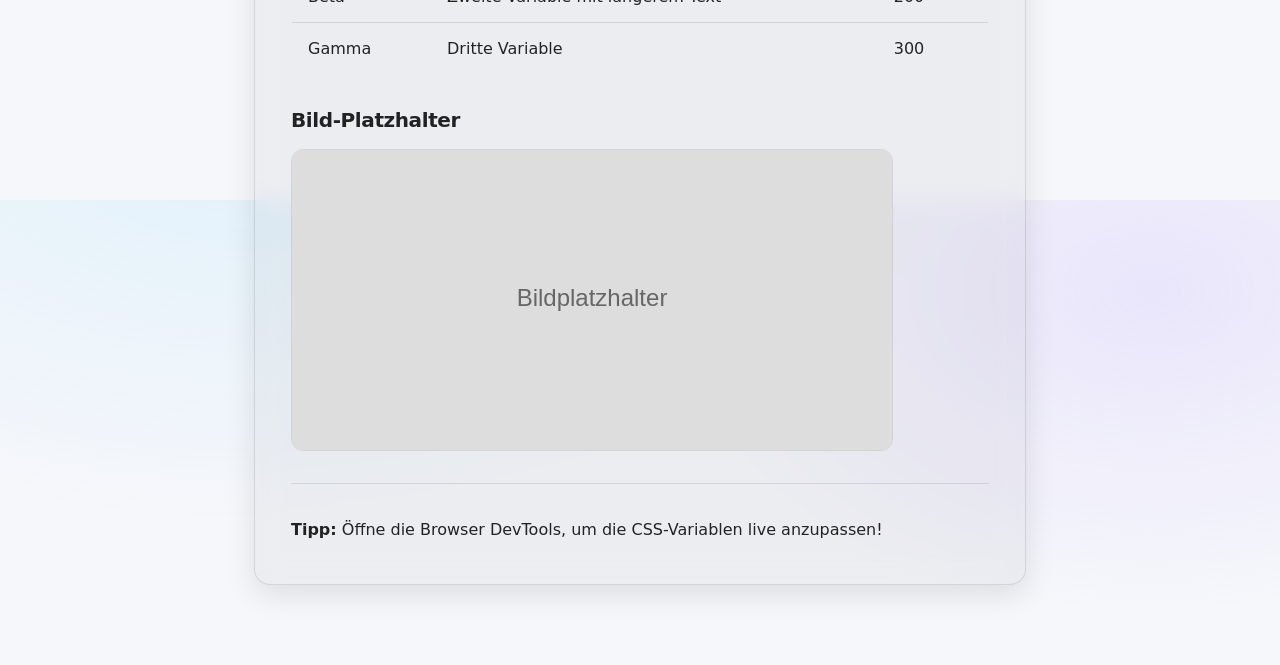
<file: theme/preview.html>
<!DOCTYPE html>
<html lang="de">
<head>
    <meta charset="UTF-8">
    <meta name="viewport" content="width=device-width, initial-scale=1">
    <title>Theme Preview</title>
    <link rel="stylesheet" href="styles.css">
</head>
<body>
    <div class="__wrap">
        <div class="__card">
            <h1>Theme Preview</h1>
            <p>Dies ist eine Vorschau-Datei, um das Theme direkt im Browser zu testen. Änderungen an <code>styles.css</code> werden hier sofort sichtbar (nach Browser-Refresh).</p>

            <hr>

            <h2>Überschrift 2</h2>
            <p>Dies ist ein normaler Absatz mit etwas Text. Lorem ipsum dolor sit amet, consectetur adipiscing elit. Sed do eiusmod tempor incididunt ut labore et dolore magna aliqua.</p>

            <h3>Überschrift 3</h3>
            <p>Ein weiterer Absatz mit einem <a href="#">Link-Beispiel</a> und <strong>fett formatiertem Text</strong> sowie <em>kursivem Text</em>.</p>

            <h4>Überschrift 4</h4>
            <p><small>Dies ist kleinerer Text oder ein Hinweis.</small></p>

            <blockquote>
                Dies ist ein Blockquote. Es sollte hervorgehoben sein und sich vom normalen Text abheben.
            </blockquote>

            <h3>Listen</h3>

            <ul>
                <li>Erster Punkt</li>
                <li>Zweiter Punkt mit mehr Text, um zu zeigen wie längere Einträge aussehen</li>
                <li>Dritter Punkt
                    <ul>
                        <li>Verschachtelter Punkt 1</li>
                        <li>Verschachtelter Punkt 2</li>
                    </ul>
                </li>
            </ul>

            <ol>
                <li>Nummerierter Punkt 1</li>
                <li>Nummerierter Punkt 2</li>
                <li>Nummerierter Punkt 3</li>
            </ol>

            <h3>Code</h3>

            <p>Inline Code: <code>const example = "hello world";</code></p>

            <pre><code>function greet(name) {
  return `Hello, ${name}!`;
}

const message = greet("World");
console.log(message);</code></pre>

            <h3>Tabelle</h3>

            <table>
                <thead>
                    <tr>
                        <th>Name</th>
                        <th>Beschreibung</th>
                        <th>Wert</th>
                    </tr>
                </thead>
                <tbody>
                    <tr>
                        <td>Alpha</td>
                        <td>Erste Variable</td>
                        <td>100</td>
                    </tr>
                    <tr>
                        <td>Beta</td>
                        <td>Zweite Variable mit längerem Text</td>
                        <td>200</td>
                    </tr>
                    <tr>
                        <td>Gamma</td>
                        <td>Dritte Variable</td>
                        <td>300</td>
                    </tr>
                </tbody>
            </table>

            <h3>Bild-Platzhalter</h3>
            <img src="data:image/svg+xml,%3Csvg xmlns='http://www.w3.org/2000/svg' width='600' height='300'%3E%3Crect width='600' height='300' fill='%23ddd'/%3E%3Ctext x='50%25' y='50%25' dominant-baseline='middle' text-anchor='middle' font-family='sans-serif' font-size='24' fill='%23666'%3EBildplatzhalter%3C/text%3E%3C/svg%3E" alt="Platzhalter">

            <hr>

            <p><strong>Tipp:</strong> Öffne die Browser DevTools, um die CSS-Variablen live anzupassen!</p>
        </div>
    </div>
</body>
</html>
</file>
<file: theme/styles.css>
:root {
  color-scheme: light dark;
  --bg: #0b0c10;
  --panel: rgba(255,255,255,0.06);
  --text: rgba(255,255,255,0.92);
  --muted: rgba(255,255,255,0.68);
  --link: #7dd3fc;
  --border: rgba(255,255,255,0.12);
  --codebg: rgba(255,255,255,0.08);
  --shadow: 0 10px 30px rgba(0,0,0,0.35);
  --radius: 16px;
  --maxw: 820px;
}

@media (prefers-color-scheme: light) {
  :root {
    --bg: #f6f7fb;
    --panel: rgba(0,0,0,0.04);
    --text: rgba(0,0,0,0.86);
    --muted: rgba(0,0,0,0.62);
    --link: #0369a1;
    --border: rgba(0,0,0,0.10);
    --codebg: rgba(0,0,0,0.06);
    --shadow: 0 10px 30px rgba(0,0,0,0.10);
  }
}

* {
  box-sizing: border-box;
}

html {
  height: 100%;
  scroll-behavior: smooth;
}

body {
  min-height: 100%;
  margin: 0;
  padding: 0;
  display: flex;
  justify-content: center;
  align-items: flex-start;
  background: radial-gradient(1200px 700px at 20% -10%, rgba(125,211,252,0.18), transparent 60%),
              radial-gradient(900px 600px at 90% 10%, rgba(167,139,250,0.16), transparent 55%),
              var(--bg);
  color: var(--text);
  font: 16px/1.7 system-ui, -apple-system, Segoe UI, Roboto, Helvetica, Arial, "Apple Color Emoji","Segoe UI Emoji";
  -webkit-font-smoothing: antialiased;
  text-rendering: optimizeLegibility;
}

.__wrap {
  width: 100%;
  max-width: var(--maxw);
  margin: 0 auto;
  padding: 48px 24px 80px;
}

.__card {
  background: var(--panel);
  border: 1px solid var(--border);
  border-radius: var(--radius);
  box-shadow: var(--shadow);
  padding: 40px 36px;
  backdrop-filter: blur(12px);
  margin: 0 auto;
}

h1, h2, h3, h4 {
  line-height: 1.3;
  letter-spacing: -0.02em;
  margin: 1.6em 0 0.6em;
  font-weight: 600;
}

h1 {
  font-size: 2.2rem;
  margin-top: 0;
  font-weight: 700;
}

h2 {
  font-size: 1.6rem;
  margin-top: 1.8em;
}

h3 {
  font-size: 1.25rem;
}

p {
  margin: 1em 0;
  max-width: 75ch;
}

small, .muted {
  color: var(--muted);
  font-size: 0.9em;
}

a {
  color: var(--link);
  text-underline-offset: 3px;
  text-decoration-thickness: 1px;
  transition: all 0.2s ease;
}

a:hover {
  text-decoration-thickness: 2px;
  opacity: 0.85;
}

hr {
  border: none;
  border-top: 1px solid var(--border);
  margin: 32px 0;
}

ul, ol {
  padding-left: 1.5em;
  margin: 1em 0;
}

li {
  margin: 0.5em 0;
}

blockquote {
  margin: 20px 0;
  padding: 16px 20px;
  border-left: 4px solid rgba(125,211,252,0.5);
  background: rgba(125,211,252,0.1);
  border-radius: 12px;
}

img, video {
  max-width: 100%;
  height: auto;
  border-radius: 12px;
  border: 1px solid var(--border);
  margin: 16px 0;
  display: block;
}

table {
  width: 100%;
  border-collapse: collapse;
  border: 1px solid var(--border);
  border-radius: 12px;
  overflow: hidden;
  margin: 20px 0;
}

th, td {
  padding: 12px 16px;
  border-bottom: 1px solid var(--border);
  text-align: left;
  vertical-align: top;
}

th {
  background: rgba(127,127,127,0.12);
  font-weight: 600;
}

tr:last-child td {
  border-bottom: none;
}

code, pre {
  font-family: ui-monospace, SFMono-Regular, Menlo, Monaco, Consolas, "Liberation Mono", monospace;
  font-size: 0.92em;
}

code {
  padding: 0.2em 0.4em;
  border-radius: 6px;
  background: var(--codebg);
  border: 1px solid var(--border);
}

pre {
  padding: 16px 20px;
  border-radius: 12px;
  background: var(--codebg);
  border: 1px solid var(--border);
  overflow-x: auto;
  margin: 20px 0;
}

pre code {
  border: none;
  background: transparent;
  padding: 0;
}

.__card > :first-child {
  margin-top: 0;
}

.__card > :last-child {
  margin-bottom: 0;
}

@media (max-width: 768px) {
  .__wrap {
    padding: 24px 16px 48px;
  }

  .__card {
    padding: 28px 20px;
  }

  h1 { font-size: 1.8rem; }
  h2 { font-size: 1.4rem; }
  h3 { font-size: 1.1rem; }
}

@media print {
  body {
    background: white;
    color: black;
    display: block;
  }

  .__card {
    box-shadow: none;
    background: white;
    border: none;
  }

  a { color: black; }
}
</file>
